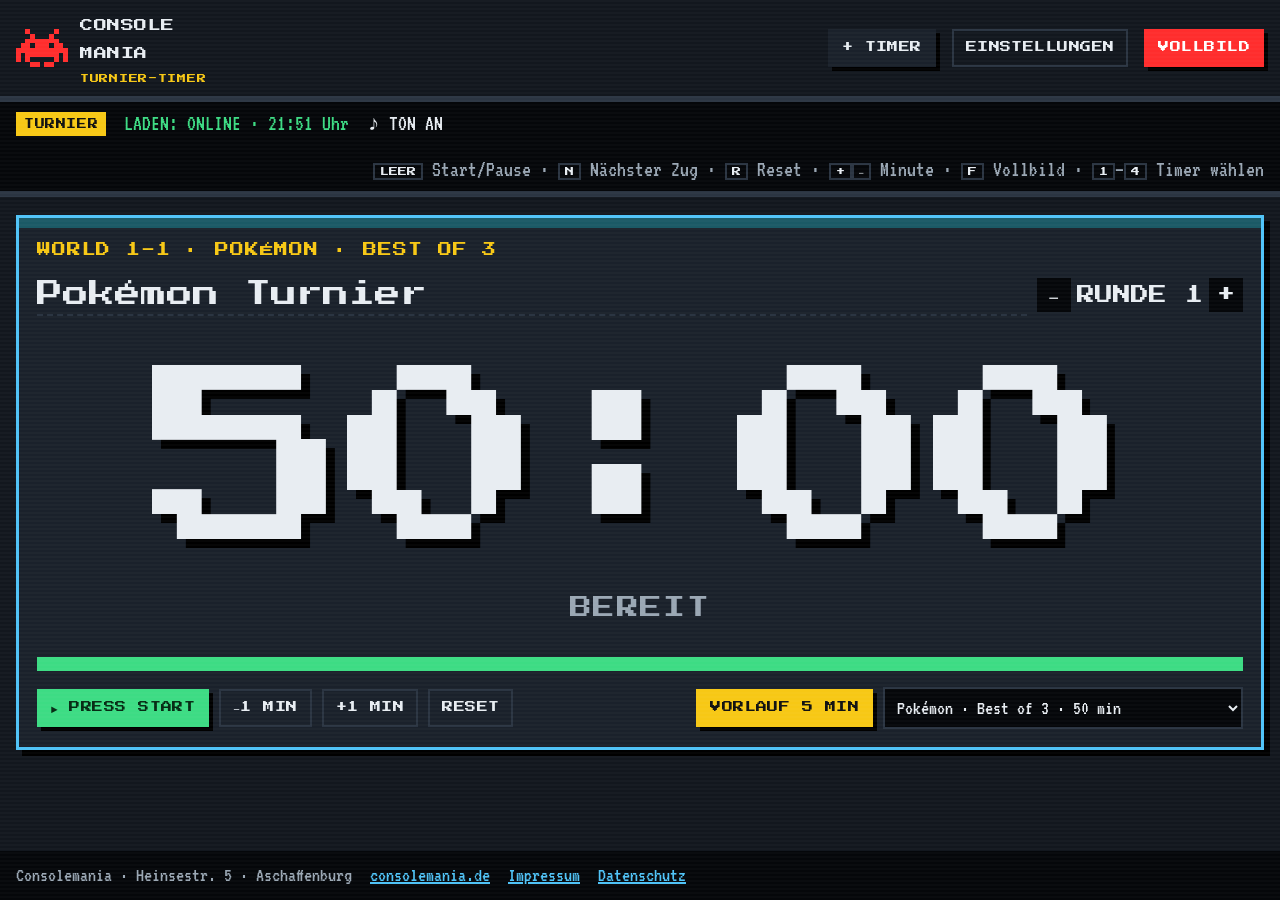
<file: index.html>
<!doctype html>
<html lang="de">
<head>
<meta charset="utf-8">
<meta name="viewport" content="width=device-width, initial-scale=1, viewport-fit=cover">
<title>Consolemania Turnier-Timer</title>
<meta name="description" content="Rundentimer für Pokémon-, Magic- und Star-Wars-Unlimited-Turniere bei Consolemania in Aschaffenburg.">
<meta name="theme-color" content="#12171e">
<link rel="icon" href="favicon.svg" type="image/svg+xml">
<style>
@font-face { font-family: "Press Start 2P"; src: url(fonts/press-start-2p-latin.woff2) format("woff2"); font-display: swap; }
@font-face { font-family: "VT323"; src: url(fonts/vt323-latin.woff2) format("woff2"); font-display: swap; }
/* Layout: arcade cabinet screen. Dark navy shell, black HUD bar, timer tiles in a grid that fills the big store screen. Single dark theme by choice. */
:root {
  --bg: #12171e;
  --panel: #05070a;
  --tile: #1a212b;
  --line: #2b3542;
  --fg: #e8edf2;
  --muted: #9aa7b4;
  --red: #ff2d2d;
  --red-deep: #8a1010;
  --yellow: #f7c815;
  --green: #3ddc84;
  --cyan: #4fc3f7;
  --teal: #1b5a66;
  --font-pixel: "Press Start 2P", "Courier New", monospace;
  --font-mono: "VT323", "Consolas", "Courier New", monospace;
  color-scheme: dark;
}
* { box-sizing: border-box; }
html, body { height: 100%; }
body { margin: 0; }
[hidden] { display: none !important; }
body {
  background: var(--bg); color: var(--fg);
  font-family: var(--font-mono); font-size: 22px; line-height: 1.25;
  display: flex; flex-direction: column; min-height: 100%;
}
body::after { /* scanlines like the store's hero photo */
  content: ""; position: fixed; inset: 0; pointer-events: none; z-index: 50;
  background: repeating-linear-gradient(to bottom, rgba(255,255,255,.025) 0 2px, transparent 2px 4px);
}
button, select, input { font: inherit; color: inherit; }
button { cursor: pointer; }
:focus-visible { outline: 3px solid var(--cyan); outline-offset: 2px; }

/* Header */
.top { background: var(--bg); border-bottom: 6px solid var(--line); }
.top-in, .hud-in, main, footer .in {
  padding-left: max(16px, env(safe-area-inset-left, 0px));
  padding-right: max(16px, env(safe-area-inset-right, 0px));
}
.top-in { display: flex; align-items: center; gap: 16px; flex-wrap: wrap; padding-block: 12px; }
.brand { display: flex; align-items: center; gap: 12px; margin-right: auto; text-decoration: none; color: var(--fg); }
.brand svg { width: 52px; height: 38px; flex: none; }
.brand b { font-family: var(--font-pixel); font-weight: 400; font-size: 13px; line-height: 1.15; letter-spacing: .04em; }
.brand small { display: block; font-family: var(--font-pixel); font-size: 9px; color: var(--yellow); margin-top: 6px; letter-spacing: .08em; }
.px-btn {
  font-family: var(--font-pixel); font-size: 11px; letter-spacing: .04em; text-transform: uppercase;
  background: var(--tile); border: 0; color: var(--fg); padding: 12px 14px;
  box-shadow: 4px 4px 0 #000; transition: transform .06s;
}
.px-btn:active { transform: translate(3px,3px); box-shadow: 1px 1px 0 #000; }
.px-btn.red { background: var(--red); color: #fff; }
.px-btn.yellow { background: var(--yellow); color: #111; }
.px-btn.green { background: var(--green); color: #062b14; }
.px-btn.ghost { background: transparent; box-shadow: inset 0 0 0 2px var(--line); }
.px-btn:disabled { opacity: .35; cursor: default; }

/* HUD bar */
.hud { background: var(--panel); border-bottom: 6px solid var(--line); }
.hud-in { display: flex; gap: 18px; flex-wrap: wrap; align-items: center; padding-block: 8px; font-size: 22px; }
.tag { font-family: var(--font-pixel); font-size: 10px; background: var(--yellow); color: #111; padding: 6px 8px; letter-spacing: .06em; }
.hud .live { color: var(--green); }
.hud .keys { color: var(--muted); margin-left: auto; }
.hud kbd { font-family: var(--font-pixel); font-size: 9px; border: 2px solid var(--line); padding: 2px 5px; color: var(--fg); }

/* Timer grid */
main { flex: 1; padding-block: 18px; display: grid; gap: 18px; grid-template-columns: 1fr; align-content: start; }
main.n2 { grid-template-columns: repeat(2, minmax(0,1fr)); }
main.n3, main.n4 { grid-template-columns: repeat(2, minmax(0,1fr)); }
@media (max-width: 860px) { main.n2, main.n3, main.n4 { grid-template-columns: 1fr; } }

.tile {
  container-type: inline-size; position: relative; min-width: 0;
  background: var(--tile); box-shadow: 6px 6px 0 #000; border: 3px solid transparent;
  display: flex; flex-direction: column;
}
.tile.sel { border-color: var(--cyan); }
.tile::before { /* state stripe */
  content: ""; height: 10px; background: var(--teal);
}
.tile.warn::before { background: var(--yellow); }
.tile.crit::before { background: var(--red); animation: blink 1s steps(2) infinite; }
.tile.over::before { background: var(--red); }
.tile.pre::before { background: var(--cyan); }
.tile.done::before { background: var(--muted); }
@keyframes blink { 50% { opacity: .2; } }

.t-head { display: flex; flex-wrap: wrap; gap: 10px; align-items: center; padding: 14px 18px 0; }
.t-world { font-family: var(--font-pixel); font-size: clamp(9px, 1.6cqw, 14px); color: var(--yellow); letter-spacing: .06em; }
.t-name {
  flex: 1 1 200px; min-width: 0; background: transparent; border: 0; border-bottom: 2px dashed var(--line);
  font-family: var(--font-pixel); font-size: clamp(12px, 2.6cqw, 26px); color: var(--fg); padding: 4px 0;
}
.t-round { display: flex; align-items: center; gap: 6px; font-family: var(--font-pixel); font-size: clamp(10px, 2cqw, 18px); }
.t-round button { background: var(--panel); border: 0; width: 1.9em; height: 1.9em; font-family: var(--font-pixel); }
.t-x { margin-left: auto; background: none; border: 0; color: var(--muted); font-family: var(--font-pixel); font-size: 12px; padding: 6px; }

.t-time {
  font-family: var(--font-pixel); font-size: 16cqw; line-height: 1; text-align: center;
  padding: 4cqw 0 2.5cqw; letter-spacing: -.02em; text-shadow: .045em .045em 0 #000;
  font-variant-numeric: tabular-nums; white-space: nowrap;
}
.tile.warn .t-time { color: var(--yellow); }
.tile.crit .t-time, .tile.over .t-time { color: var(--red); }
.tile.pre .t-time { color: var(--cyan); }
.tile.paused .t-time { animation: blink 1.4s steps(2) infinite; }
.t-status { text-align: center; font-family: var(--font-pixel); font-size: clamp(10px, 2.2cqw, 22px); color: var(--muted); letter-spacing: .06em; min-height: 1.4em; }
.tile.over .t-status { color: var(--fg); }

.t-bar { margin: 2.5cqw 18px 0; height: 14px; background: var(--panel); position: relative; }
.t-bar i { position: absolute; inset: 0 auto 0 0; background: var(--green); }
.tile.warn .t-bar i { background: var(--yellow); }
.tile.crit .t-bar i, .tile.over .t-bar i { background: var(--red); }
.tile.pre .t-bar i { background: var(--cyan); }

.ot { margin: 14px 18px 0; background: var(--panel); padding: 14px; display: grid; gap: 10px; }
.ot-turns { display: flex; gap: 8px; flex-wrap: wrap; align-items: center; }
.ot-turns span {
  font-family: var(--font-pixel); font-size: clamp(10px, 2cqw, 18px);
  padding: 10px 12px; background: var(--tile); color: var(--muted);
}
.ot-turns span.on { background: var(--red); color: #fff; }
.ot-turns span.past { background: var(--red-deep); color: #fff; }
.ot p { margin: 0; font-size: clamp(20px, 2.6cqw, 30px); }

.t-ctrl { display: flex; flex-wrap: wrap; gap: 10px; padding: 16px 18px 18px; margin-top: auto; align-items: center; }
.t-ctrl .grow { flex: 1 1 auto; }
.t-ctrl select { background: var(--panel); border: 2px solid var(--line); padding: 8px; max-width: 100%; font-size: 20px; }

/* fullscreen: calmer controls */
body.fs .top, body.fs .hud, body.fs footer { display: none; }
body.fs main { padding-block: 12px; min-height: 100%; align-content: stretch; }
body.fs .t-ctrl { opacity: .15; transition: opacity .2s; }
body.fs .tile:hover .t-ctrl, body.fs .t-ctrl:focus-within { opacity: 1; }

footer { background: var(--panel); color: var(--muted); font-size: 20px; }
footer .in { padding-block: 12px; display: flex; flex-wrap: wrap; gap: 6px 18px; }
footer a { color: var(--cyan); }

/* Settings */
.sheet[hidden] { display: none; }
.sheet { position: fixed; inset: 0; z-index: 60; background: rgba(0,0,0,.7); display: flex; justify-content: flex-end; }
.sheet-in {
  width: min(760px, 100%); height: 100%; overflow-y: auto; background: var(--bg); border-left: 6px solid var(--line);
  padding: max(16px, env(safe-area-inset-top, 0px)) max(16px, env(safe-area-inset-right, 0px)) 24px 18px;
  display: grid; gap: 22px; align-content: start;
}
.sheet h2 { font-family: var(--font-pixel); font-weight: 400; font-size: 14px; color: var(--yellow); margin: 0; letter-spacing: .06em; }
.sheet h3 { font-family: var(--font-pixel); font-weight: 400; font-size: 11px; margin: 0 0 10px; letter-spacing: .06em; }
.row { display: flex; flex-wrap: wrap; gap: 12px; align-items: center; }
.row label { display: flex; gap: 8px; align-items: center; }
.sheet input[type=number], .sheet input[type=text], .sheet select {
  background: var(--panel); border: 2px solid var(--line); padding: 6px 8px; font-size: 20px;
}
.sheet input[type=number] { width: 5.2em; }
.presets { overflow-x: auto; }
.presets table { border-collapse: collapse; width: 100%; min-width: 640px; }
.presets th { font-family: var(--font-pixel); font-weight: 400; font-size: 9px; color: var(--muted); text-align: left; padding: 6px; }
.presets td { padding: 4px; vertical-align: top; }
.presets td input[type=text] { width: 100%; }
.hint { color: var(--muted); font-size: 19px; margin: 6px 0 0; }

@media (prefers-reduced-motion: reduce) { * { animation: none !important; transition: none !important; } }
</style>
</head>
<body>

<header class="top">
  <div class="top-in">
    <a class="brand" href="https://www.consolemania.de/" target="_blank" rel="noopener">
      <svg viewBox="0 0 11 8" shape-rendering="crispEdges" aria-hidden="true">
        <g fill="var(--red)">
          <rect x="2" y="0" width="1" height="1"/><rect x="8" y="0" width="1" height="1"/>
          <rect x="3" y="1" width="1" height="1"/><rect x="7" y="1" width="1" height="1"/>
          <rect x="2" y="2" width="7" height="1"/>
          <rect x="1" y="3" width="2" height="1"/><rect x="4" y="3" width="3" height="1"/><rect x="8" y="3" width="2" height="1"/>
          <rect x="0" y="4" width="11" height="1"/>
          <rect x="0" y="5" width="1" height="1"/><rect x="2" y="5" width="7" height="1"/><rect x="10" y="5" width="1" height="1"/>
          <rect x="0" y="6" width="1" height="1"/><rect x="2" y="6" width="1" height="1"/><rect x="8" y="6" width="1" height="1"/><rect x="10" y="6" width="1" height="1"/>
          <rect x="3" y="7" width="2" height="1"/><rect x="6" y="7" width="2" height="1"/>
        </g>
      </svg>
      <span><b>CONSOLE<br>MANIA</b><small>TURNIER-TIMER</small></span>
    </a>
    <button class="px-btn" id="addBtn">+ Timer</button>
    <button class="px-btn ghost" id="setBtn">Einstellungen</button>
    <button class="px-btn red" id="fsBtn">Vollbild</button>
  </div>
</header>

<div class="hud">
  <div class="hud-in">
    <span class="tag">TURNIER</span>
    <span class="live" id="clock">--:-- Uhr</span>
    <span id="soundState"></span>
    <span class="keys"><kbd>LEER</kbd> Start/Pause · <kbd>N</kbd> Nächster Zug · <kbd>R</kbd> Reset · <kbd>+</kbd><kbd>−</kbd> Minute · <kbd>F</kbd> Vollbild · <kbd>1</kbd>–<kbd>4</kbd> Timer wählen</span>
  </div>
</div>

<main id="grid" aria-live="polite"></main>

<footer>
  <div class="in">
    <span>Consolemania · Heinsestr. 5 · Aschaffenburg</span>
    <a href="https://www.consolemania.de/" target="_blank" rel="noopener">consolemania.de</a>
    <a href="impressum.html">Impressum</a>
    <a href="datenschutz.html">Datenschutz</a>
  </div>
</footer>

<div class="sheet" id="sheet" hidden>
  <div class="sheet-in" role="dialog" aria-modal="true" aria-labelledby="setTitle">
    <div class="row"><h2 id="setTitle" style="margin-right:auto">► EINSTELLUNGEN</h2><button class="px-btn red" id="closeSet">Fertig</button></div>

    <section>
      <h3>TON</h3>
      <div class="row">
        <label><input type="checkbox" id="sOn"> Ton an</label>
        <label>Klang <select id="sTone">
          <option value="arcade">Arcade-Piepen</option>
          <option value="coin">Münz-Sound</option>
          <option value="alarm">Alarm</option>
          <option value="gameover">Game Over</option>
        </select></label>
        <label>Lautstärke <input type="range" id="sVol" min="0" max="1" step="0.05"></label>
        <button class="px-btn" id="sTest">Test</button>
      </div>
      <div class="row" style="margin-top:12px">
        <label>Warnton bei <input type="text" id="sWarn" style="width:7em"> Minuten</label>
      </div>
      <p class="hint">Mehrere Werte mit Komma, z. B. 10, 5, 1. Der Endton spielt immer bei 0:00, wenn der Ton an ist.</p>
    </section>

    <section>
      <h3>FARBEN</h3>
      <div class="row">
        <label>Gelb ab <input type="number" id="sYellow" min="0" max="180"> min</label>
        <label>Rot ab <input type="number" id="sRed" min="0" max="180"> min</label>
        <label>Vorlauf <input type="number" id="sPre" min="1" max="60"> min</label>
      </div>
      <p class="hint">Der Vorlauf ist der Countdown „NÄCHSTE RUNDE IN“, nach dem die Runde von selbst startet.</p>
    </section>

    <section>
      <h3>SPIELE UND RUNDENZEITEN</h3>
      <div class="presets"><table>
        <thead><tr><th>Name</th><th>Minuten</th><th>Nach Ablauf</th><th>Züge</th><th>Hinweis auf dem Bildschirm</th><th></th></tr></thead>
        <tbody id="pBody"></tbody>
      </table></div>
      <div class="row" style="margin-top:12px">
        <button class="px-btn" id="pAdd">+ Spiel</button>
        <button class="px-btn ghost" id="pReset">Standardwerte</button>
      </div>
      <p class="hint">Standardwerte: Pokémon nach Laden-Vorgabe, Magic nach den Magic-Turnierregeln, Star Wars: Unlimited nach den Turnierregeln v1.4. Commander ist eine Hausregel und frei änderbar.</p>
    </section>
  </div>
</div>

<script>
(() => {
  const DEFAULT_PRESETS = [
    { id: "pkm1", name: "Pokémon · Best of 1", min: 30, ot: "turns", turns: 3, note: "Aktiver Zug ist Zug 0, danach 3 weitere Züge." },
    { id: "pkm3", name: "Pokémon · Best of 3", min: 50, ot: "turns", turns: 3, note: "Aktiver Zug ist Zug 0, danach 3 weitere Züge." },
    { id: "mtg3", name: "Magic · Best of 3", min: 50, ot: "turns", turns: 5, note: "Aktiver Zug wird beendet, danach 5 weitere Züge." },
    { id: "mtgc", name: "Magic · Commander", min: 90, ot: "none", turns: 0, note: "Hausregel des Ladens." },
    { id: "swu1", name: "Star Wars Unlimited · Best of 1", min: 25, ot: "phase", turns: 0, note: "Bis zum Ende der nächsten Aktionsphase spielen. Kein Sieger = Unentschieden." },
    { id: "swu3", name: "Star Wars Unlimited · Best of 3", min: 55, ot: "phase", turns: 0, note: "Aktuelle Phase beenden, dann eine letzte Aktionsphase. Kein Sieger = Unentschieden." },
    { id: "swut", name: "Star Wars Unlimited · Top Cut", min: 75, ot: "phase", turns: 0, note: "Aktuelle Phase beenden, dann eine letzte Aktionsphase." },
    { id: "own", name: "Eigene Zeit", min: 45, ot: "none", turns: 0, note: "" }
  ];
  const DEFAULT_SETTINGS = { sound: true, tone: "arcade", vol: 0.6, warn: [10, 5, 1], yellow: 10, red: 5, pre: 5, presets: DEFAULT_PRESETS };

  const load = (k, d) => { try { const v = JSON.parse(localStorage.getItem(k)); return v ?? d; } catch { return d; } };
  const save = (k, v) => { try { localStorage.setItem(k, JSON.stringify(v)); } catch {} };
  const clone = o => JSON.parse(JSON.stringify(o));

  let S = Object.assign(clone(DEFAULT_SETTINGS), load("tcgt.settings", {}));
  let T = load("tcgt.timers", null);
  let sel = 0;
  const uid = () => Math.random().toString(36).slice(2, 9);
  const preset = id => S.presets.find(p => p.id === id) || S.presets[0];

  function newTimer(presetId, name, round) {
    const p = preset(presetId);
    return { id: uid(), preset: p.id, name: name || "", round: round || 1, total: p.min * 60000, left: p.min * 60000,
             endAt: null, state: "idle", preEnd: null, overAt: null, turn: 0, warned: [] };
  }
  if (!Array.isArray(T) || !T.length) {
    T = [newTimer("pkm3", "Pokémon Turnier", 1)];
  }
  const persist = () => { save("tcgt.timers", T); save("tcgt.settings", S); };

  /* ---------- Sound (8-bit via WebAudio, keine Dateien) ---------- */
  let ac = null;
  const audio = () => { try { ac = ac || new (window.AudioContext || window.webkitAudioContext)(); if (ac.state === "suspended") ac.resume(); } catch {} return ac; };
  function beep(seq) {
    if (!S.sound) return; const a = audio(); if (!a) return;
    let t = a.currentTime + 0.02;
    for (const [f, d, type] of seq) {
      if (f) {
        const o = a.createOscillator(), g = a.createGain();
        o.type = type || "square"; o.frequency.value = f;
        g.gain.setValueAtTime(0.0001, t); g.gain.exponentialRampToValueAtTime(Math.max(0.001, S.vol * 0.35), t + 0.01);
        g.gain.setValueAtTime(S.vol * 0.35, t + d - 0.03); g.gain.exponentialRampToValueAtTime(0.0001, t + d);
        o.connect(g).connect(a.destination); o.start(t); o.stop(t + d + 0.02);
      }
      t += d;
    }
  }
  const TONES = {
    arcade:   { warn: [[880,.12],[0,.06],[880,.12]], end: [[660,.15],[880,.15],[1320,.35],[0,.1],[660,.15],[880,.15],[1320,.5]] },
    coin:     { warn: [[988,.08],[1319,.3]], end: [[988,.08],[1319,.25],[0,.1],[988,.08],[1319,.25],[0,.1],[1568,.6]] },
    alarm:    { warn: [[1000,.2],[0,.1],[1000,.2]], end: Array.from({length: 8}, (_, i) => [i % 2 ? 780 : 1040, .22]) },
    gameover: { warn: [[523,.12],[392,.2]], end: [[784,.2],[659,.2],[523,.2],[392,.25],[330,.25],[262,.6,"triangle"]] }
  };
  const play = kind => beep((TONES[S.tone] || TONES.arcade)[kind]);

  /* ---------- Zeit ---------- */
  const fmt = ms => { const s = Math.max(0, Math.ceil(ms / 1000)); const m = Math.floor(s / 60); return String(m).padStart(2, "0") + ":" + String(s % 60).padStart(2, "0"); };
  const fmtUp = ms => { const s = Math.max(0, Math.floor(ms / 1000)); return "+" + String(Math.floor(s / 60)).padStart(2, "0") + ":" + String(s % 60).padStart(2, "0"); };
  const leftOf = t => t.state === "running" ? t.endAt - Date.now() : t.left;

  function markPassedWarnings(t) { const l = leftOf(t); t.warned = S.warn.filter(w => w * 60000 >= l); }
  function start(t) {
    if (t.state === "running" || t.state === "over" || t.state === "done") return;
    audio();
    if (t.state === "pre") { t.preEnd = null; }
    t.endAt = Date.now() + t.left; t.state = "running"; markPassedWarnings(t);
    wake(); persist(); render();
  }
  function pause(t) {
    if (t.state === "running") { t.left = Math.max(0, t.endAt - Date.now()); t.endAt = null; t.state = "paused"; }
    else if (t.state === "pre") { t.state = "idle"; t.preEnd = null; }
    persist(); render();
  }
  function toggle(t) { (t.state === "running" || t.state === "pre") ? pause(t) : start(t); }
  function reset(t) {
    const p = preset(t.preset);
    Object.assign(t, { total: p.min * 60000, left: p.min * 60000, endAt: null, state: "idle", preEnd: null, overAt: null, turn: 0, warned: [] });
    persist(); render();
  }
  function addMin(t, d) {
    if (t.state === "over" || t.state === "done") return;
    if (t.state === "running") t.endAt += d * 60000; else t.left = Math.max(0, t.left + d * 60000);
    t.total = Math.max(t.total, leftOf(t)); markPassedWarnings(t); persist(); tick();
  }
  function preRound(t) {
    audio(); reset(t); t.state = "pre"; t.preEnd = Date.now() + S.pre * 60000; wake(); persist(); render();
  }
  function nextTurn(t) {
    const p = preset(t.preset);
    if (t.state !== "over" || p.ot !== "turns") return;
    if (t.turn < p.turns) { t.turn++; if (t.turn === p.turns) beep([[440,.15],[0,.05],[440,.3]]); }
    else { t.state = "done"; }
    persist(); render();
  }
  function finish(t) { t.state = "done"; persist(); render(); }

  /* ---------- Bildschirm wach halten ---------- */
  let lock = null;
  async function wake() { try { if (!lock && navigator.wakeLock) { lock = await navigator.wakeLock.request("screen"); lock.addEventListener("release", () => lock = null); } } catch {} }
  document.addEventListener("visibilitychange", () => { if (document.visibilityState === "visible" && T.some(t => ["running","pre","over"].includes(t.state))) wake(); });

  /* ---------- Darstellung ---------- */
  const grid = document.getElementById("grid");
  const esc = s => String(s).replace(/[&<>"]/g, c => ({"&":"&amp;","<":"&lt;",">":"&gt;",'"':"&quot;"}[c]));

  function render() {
    grid.className = "n" + T.length;
    if (sel >= T.length) sel = T.length - 1;
    grid.innerHTML = T.map((t, i) => {
      const p = preset(t.preset);
      const opts = S.presets.map(x => `<option value="${x.id}" ${x.id === t.preset ? "selected" : ""}>${esc(x.name)} · ${x.min} min</option>`).join("");
      const running = t.state === "running" || t.state === "pre";
      const startLabel = running ? "II Pause" : (t.state === "paused" ? "► Weiter" : "► Press Start");
      let ot = "";
      if (t.state === "over" || t.state === "done") {
        let turns = "";
        if (p.ot === "turns") {
          turns = `<div class="ot-turns">` + Array.from({length: p.turns + 1}, (_, k) =>
            `<span class="${t.state === "done" || k < t.turn ? "past" : (k === t.turn ? "on" : "")}">ZUG ${k}</span>`).join("") + `</div>`;
        }
        ot = `<div class="ot">${turns}${p.note ? `<p>${esc(p.note)}</p>` : ""}</div>`;
      }
      const ctrls = (t.state === "over" || t.state === "done")
        ? `${p.ot === "turns" && t.state === "over" ? `<button class="px-btn red" data-a="turn">${t.turn < p.turns ? "► Nächster Zug" : "► Spiel beendet"}</button>` : ""}
           ${t.state === "over" && p.ot !== "turns" ? `<button class="px-btn red" data-a="finish">► Runde beendet</button>` : ""}
           <span class="grow"></span>
           <button class="px-btn yellow" data-a="pre">Nächste Runde</button>
           <button class="px-btn ghost" data-a="reset">Reset</button>`
        : `<button class="px-btn ${running ? "" : "green"}" data-a="toggle">${startLabel}</button>
           <button class="px-btn ghost" data-a="minus">−1 min</button>
           <button class="px-btn ghost" data-a="plus">+1 min</button>
           <button class="px-btn ghost" data-a="reset">Reset</button>
           <span class="grow"></span>
           ${t.state === "idle" ? `<button class="px-btn yellow" data-a="pre">Vorlauf ${S.pre} min</button>` : ""}
           <select data-a="preset" aria-label="Spiel und Rundenzeit" ${t.state === "running" ? "disabled" : ""}>${opts}</select>`;
      return `<section class="tile ${i === sel ? "sel" : ""}" data-i="${i}">
        <div class="t-head">
          <span class="t-world">WORLD ${i + 1}-${t.round} · ${esc(p.name.toUpperCase())}</span>
          <button class="t-x" data-a="remove" title="Timer entfernen" ${T.length < 2 ? "hidden" : ""}>✕</button>
        </div>
        <div class="t-head">
          <input class="t-name" data-a="name" value="${esc(t.name)}" placeholder="Turniername" aria-label="Turniername" id="name-${t.id}">
          <div class="t-round"><button data-a="rdown" aria-label="Runde zurück">−</button><span>RUNDE ${t.round}</span><button data-a="rup" aria-label="Runde vor">+</button></div>
        </div>
        <div class="t-time">00:00</div>
        <div class="t-status">&nbsp;</div>
        <div class="t-bar"><i></i></div>
        ${ot}
        <div class="t-ctrl">${ctrls}</div>
      </section>`;
    }).join("");
    document.getElementById("addBtn").disabled = T.length >= 4;
    document.getElementById("soundState").textContent = S.sound ? "♪ TON AN" : "TON AUS";
    tick();
  }

  function tick() {
    const now = Date.now();
    let soonest = null;
    T.forEach((t, i) => {
      const p = preset(t.preset);
      if (t.state === "pre" && now >= t.preEnd) { t.preEnd = null; t.state = "idle"; start(t); play("warn"); return; }
      if (t.state === "running") {
        const l = t.endAt - now;
        S.warn.forEach(w => { if (l <= w * 60000 && l > 0 && !t.warned.includes(w)) { t.warned.push(w); play("warn"); } });
        if (l <= 0) { t.state = "over"; t.overAt = t.endAt; t.left = 0; t.endAt = null; t.turn = 0; play("end"); persist(); render(); return; }
      }
      const el = grid.children[i]; if (!el) return;
      const timeEl = el.querySelector(".t-time"), stEl = el.querySelector(".t-status"), bar = el.querySelector(".t-bar i");
      let cls = "", text, status = "", frac;
      if (t.state === "pre") {
        const l = t.preEnd - now; text = fmt(l); status = "NÄCHSTE RUNDE IN"; cls = "pre"; frac = l / (S.pre * 60000);
      } else if (t.state === "over" || t.state === "done") {
        text = fmtUp(now - (t.overAt || now)); cls = t.state === "done" ? "done" : "over"; frac = 0;
        status = t.state === "done" ? "GAME OVER · ERGEBNISSE EINTRAGEN"
          : p.ot === "turns" ? `TIME! ► ${p.turns} EXTRA-ZÜGE` : p.ot === "phase" ? "TIME! ► LETZTE AKTIONSPHASE" : "TIME!";
        if (t.state === "done") text = "00:00";
      } else {
        const l = leftOf(t); text = fmt(l); frac = t.total ? l / t.total : 0;
        if (l <= S.red * 60000) cls = "crit"; else if (l <= S.yellow * 60000) cls = "warn";
        status = t.state === "paused" ? "PAUSE · INSERT COIN" : t.state === "idle" ? "BEREIT" : "";
        if (t.state === "paused") cls += " paused";
        if (t.state === "running" && (soonest === null || l < soonest.l)) soonest = { l, n: t.name || p.name };
      }
      el.className = "tile " + cls + (i === sel ? " sel" : "");
      if (timeEl.textContent !== text) timeEl.textContent = text;
      stEl.innerHTML = status || "&nbsp;";
      bar.style.width = Math.max(0, Math.min(1, frac)) * 100 + "%";
    });
    document.title = soonest ? `${fmt(soonest.l)} · ${soonest.n}` : "Consolemania Turnier-Timer";
    const d = new Date(); document.getElementById("clock").textContent = "LADEN: ONLINE · " + d.toLocaleTimeString("de-DE", {hour: "2-digit", minute: "2-digit"}) + " Uhr";
  }
  setInterval(tick, 200);
  setInterval(persist, 5000);

  /* ---------- Bedienung ---------- */
  grid.addEventListener("click", e => {
    const tile = e.target.closest(".tile"); if (!tile) return;
    const i = +tile.dataset.i, t = T[i];
    if (sel !== i) { sel = i; grid.querySelectorAll(".tile").forEach((x, k) => x.classList.toggle("sel", k === i)); }
    const a = e.target.closest("[data-a]")?.dataset.a;
    if (!a) return;
    if (a === "toggle") toggle(t);
    else if (a === "reset") reset(t);
    else if (a === "plus") addMin(t, 1);
    else if (a === "minus") addMin(t, -1);
    else if (a === "pre") { if (t.state === "over" || t.state === "done") t.round++; preRound(t); }
    else if (a === "turn") nextTurn(t);
    else if (a === "finish") finish(t);
    else if (a === "rup") { t.round++; persist(); render(); }
    else if (a === "rdown") { t.round = Math.max(1, t.round - 1); persist(); render(); }
    else if (a === "remove") { T.splice(i, 1); persist(); render(); }
  });
  grid.addEventListener("change", e => {
    const tile = e.target.closest(".tile"); if (!tile) return; const t = T[+tile.dataset.i];
    if (e.target.dataset.a === "preset") { t.preset = e.target.value; reset(t); }
  });
  grid.addEventListener("input", e => {
    const tile = e.target.closest(".tile"); if (!tile) return; const t = T[+tile.dataset.i];
    if (e.target.dataset.a === "name") { t.name = e.target.value; persist(); }
  });

  document.getElementById("addBtn").onclick = () => {
    if (T.length >= 4) return;
    const used = T.map(t => t.preset); const p = S.presets.find(x => !used.includes(x.id)) || S.presets[0];
    T.push(newTimer(p.id, "", 1)); sel = T.length - 1; persist(); render();
  };

  async function toggleFs() {
    try {
      if (!document.fullscreenElement) await document.documentElement.requestFullscreen();
      else await document.exitFullscreen();
    } catch { document.body.classList.toggle("fs"); }
  }
  document.addEventListener("fullscreenchange", () => document.body.classList.toggle("fs", !!document.fullscreenElement));
  document.getElementById("fsBtn").onclick = toggleFs;

  document.addEventListener("keydown", e => {
    if (e.target.matches("input, select, textarea") || !sheet.hidden) { if (e.key === "Escape") closeSheet(); return; }
    const t = T[sel]; if (!t) return;
    const k = e.key.toLowerCase();
    if (k === " ") { e.preventDefault(); toggle(t); }
    else if (k === "n") { nextTurn(t); }
    else if (k === "r") reset(t);
    else if (k === "+" || k === "=") addMin(t, 1);
    else if (k === "-") addMin(t, -1);
    else if (k === "f") toggleFs();
    else if (/^[1-4]$/.test(k) && +k <= T.length) { sel = +k - 1; render(); }
    else if (k === "escape" && document.body.classList.contains("fs") && !document.fullscreenElement) document.body.classList.remove("fs");
  });

  /* ---------- Einstellungen ---------- */
  const sheet = document.getElementById("sheet");
  const $ = id => document.getElementById(id);
  function fillSheet() {
    $("sOn").checked = S.sound; $("sTone").value = S.tone; $("sVol").value = S.vol;
    $("sWarn").value = S.warn.join(", "); $("sYellow").value = S.yellow; $("sRed").value = S.red; $("sPre").value = S.pre;
    $("pBody").innerHTML = S.presets.map((p, i) => `<tr data-i="${i}">
      <td><input type="text" data-k="name" value="${esc(p.name)}" id="pn-${p.id}" aria-label="Name"></td>
      <td><input type="number" data-k="min" min="1" max="180" value="${p.min}" id="pm-${p.id}" aria-label="Minuten"></td>
      <td><select data-k="ot" id="po-${p.id}" aria-label="Nach Ablauf">
        <option value="turns" ${p.ot === "turns" ? "selected" : ""}>Extra-Züge</option>
        <option value="phase" ${p.ot === "phase" ? "selected" : ""}>Letzte Phase</option>
        <option value="none" ${p.ot === "none" ? "selected" : ""}>Nur Hinweis</option></select></td>
      <td><input type="number" data-k="turns" min="0" max="10" value="${p.turns}" id="pt-${p.id}" aria-label="Züge"></td>
      <td><input type="text" data-k="note" value="${esc(p.note)}" id="px-${p.id}" aria-label="Hinweis"></td>
      <td><button class="t-x" data-del="${i}" title="Spiel löschen" ${S.presets.length < 2 ? "hidden" : ""}>✕</button></td></tr>`).join("");
  }
  function openSheet() { fillSheet(); sheet.hidden = false; $("closeSet").focus(); }
  function closeSheet() { sheet.hidden = true; T.forEach(t => { if (!S.presets.some(p => p.id === t.preset)) reset(Object.assign(t, { preset: S.presets[0].id })); }); persist(); render(); }
  $("setBtn").onclick = openSheet; $("closeSet").onclick = closeSheet;
  sheet.addEventListener("click", e => { if (e.target === sheet) closeSheet(); });
  $("sOn").onchange = e => { S.sound = e.target.checked; if (S.sound) audio(); };
  $("sTone").onchange = e => { S.tone = e.target.value; play("warn"); };
  $("sVol").oninput = e => { S.vol = +e.target.value; };
  $("sTest").onclick = () => { audio(); const was = S.sound; S.sound = true; play("end"); S.sound = was; };
  $("sWarn").onchange = e => { S.warn = e.target.value.split(/[,; ]+/).map(Number).filter(n => n > 0 && n <= 180).sort((a, b) => b - a); e.target.value = S.warn.join(", "); };
  $("sYellow").onchange = e => { S.yellow = Math.max(0, +e.target.value || 0); };
  $("sRed").onchange = e => { S.red = Math.max(0, +e.target.value || 0); };
  $("sPre").onchange = e => { S.pre = Math.min(60, Math.max(1, +e.target.value || 5)); };
  $("pBody").addEventListener("change", e => {
    const tr = e.target.closest("tr"); const p = S.presets[+tr.dataset.i]; const k = e.target.dataset.k; if (!k) return;
    p[k] = (k === "min" || k === "turns") ? Math.max(k === "min" ? 1 : 0, Math.min(180, Math.round(+e.target.value || 0))) : e.target.value;
    T.forEach(t => { if (t.preset === p.id && t.state === "idle") reset(t); });
  });
  $("pBody").addEventListener("click", e => {
    const d = e.target.dataset.del; if (d === undefined) return; S.presets.splice(+d, 1); fillSheet();
  });
  $("pAdd").onclick = () => { S.presets.push({ id: uid(), name: "Neues Spiel", min: 40, ot: "none", turns: 0, note: "" }); fillSheet(); };
  $("pReset").onclick = () => { S.presets = clone(DEFAULT_PRESETS); fillSheet(); };

  render();
})();
</script>
</body>
</html>
</file>
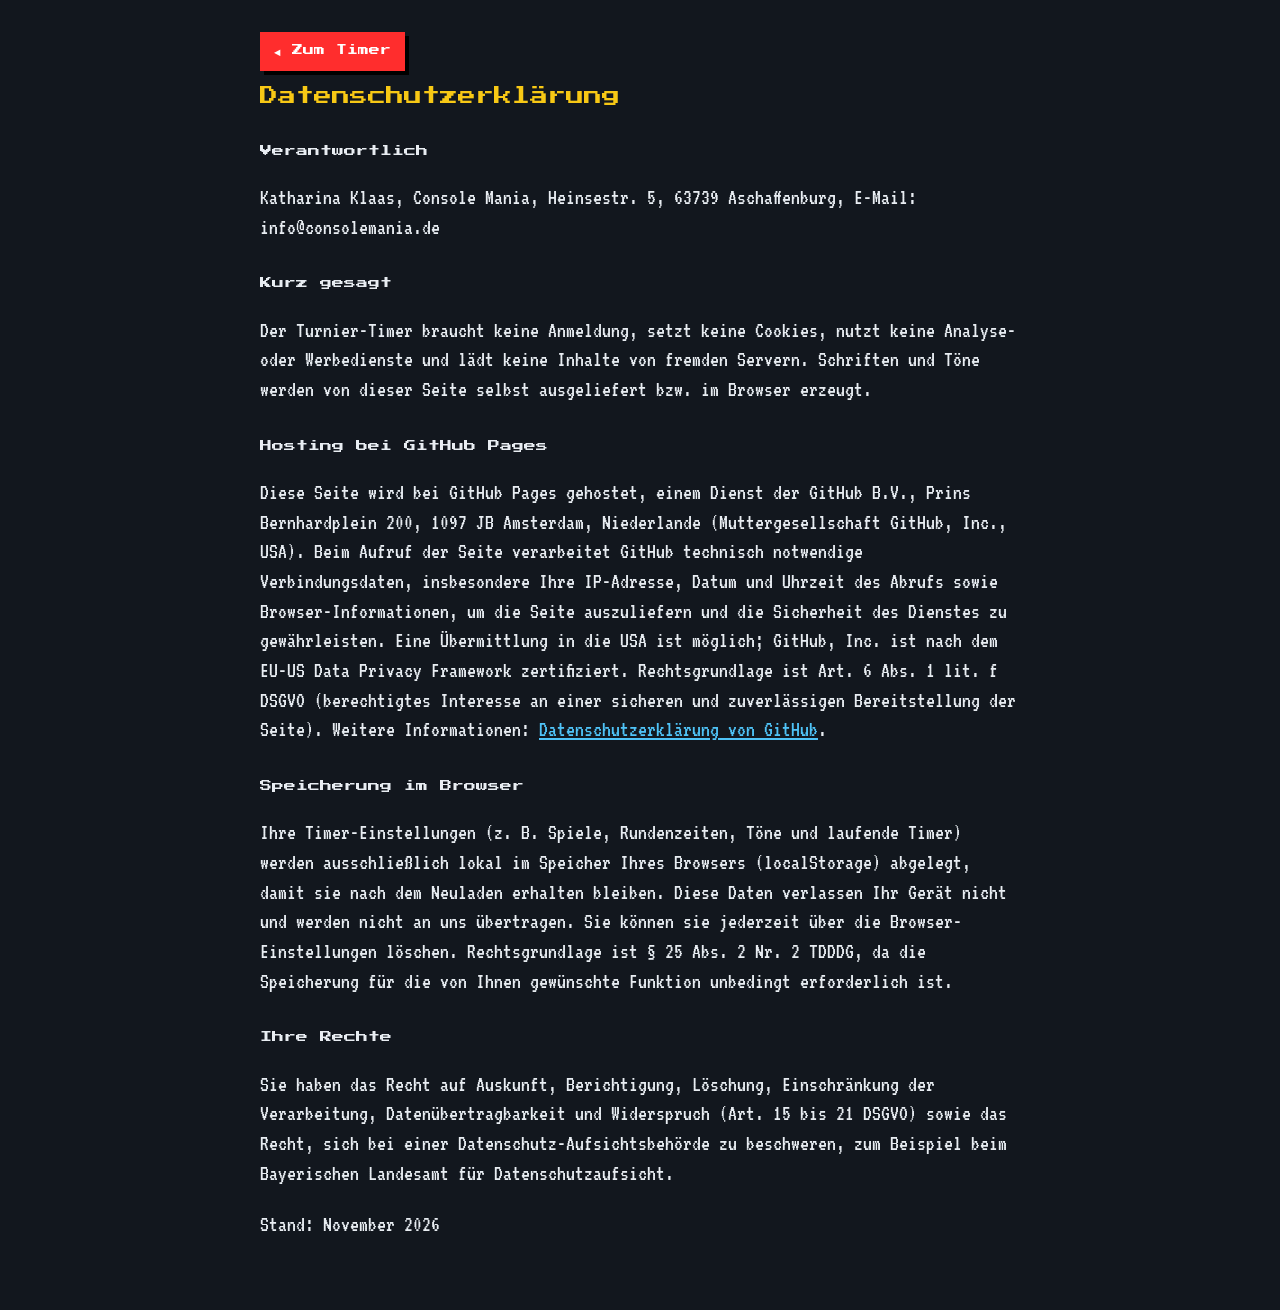
<file: datenschutz.html>
<!doctype html>
<html lang="de">
<head>
<meta charset="utf-8">
<meta name="viewport" content="width=device-width, initial-scale=1, viewport-fit=cover">
<title>Datenschutz · Consolemania Turnier-Timer</title>
<meta name="robots" content="noindex">
<link rel="icon" href="favicon.svg" type="image/svg+xml">
<link rel="stylesheet" href="legal.css">
</head>
<body>
<main>
<a class="back" href="./">◄ Zum Timer</a>
<h1>Datenschutzerklärung</h1>

<h2>Verantwortlich</h2>
<p>Katharina Klaas, Console Mania, Heinsestr. 5, 63739 Aschaffenburg, E-Mail: info@consolemania.de</p>

<h2>Kurz gesagt</h2>
<p>Der Turnier-Timer braucht keine Anmeldung, setzt keine Cookies, nutzt keine Analyse- oder Werbedienste und lädt keine Inhalte von fremden Servern. Schriften und Töne werden von dieser Seite selbst ausgeliefert bzw. im Browser erzeugt.</p>

<h2>Hosting bei GitHub Pages</h2>
<p>Diese Seite wird bei GitHub Pages gehostet, einem Dienst der GitHub B.V., Prins Bernhardplein 200, 1097 JB Amsterdam, Niederlande (Muttergesellschaft GitHub, Inc., USA). Beim Aufruf der Seite verarbeitet GitHub technisch notwendige Verbindungsdaten, insbesondere Ihre IP-Adresse, Datum und Uhrzeit des Abrufs sowie Browser-Informationen, um die Seite auszuliefern und die Sicherheit des Dienstes zu gewährleisten. Eine Übermittlung in die USA ist möglich; GitHub, Inc. ist nach dem EU-US Data Privacy Framework zertifiziert. Rechtsgrundlage ist Art. 6 Abs. 1 lit. f DSGVO (berechtigtes Interesse an einer sicheren und zuverlässigen Bereitstellung der Seite). Weitere Informationen: <a href="https://docs.github.com/de/site-policy/privacy-policies/github-general-privacy-statement">Datenschutzerklärung von GitHub</a>.</p>

<h2>Speicherung im Browser</h2>
<p>Ihre Timer-Einstellungen (z. B. Spiele, Rundenzeiten, Töne und laufende Timer) werden ausschließlich lokal im Speicher Ihres Browsers (localStorage) abgelegt, damit sie nach dem Neuladen erhalten bleiben. Diese Daten verlassen Ihr Gerät nicht und werden nicht an uns übertragen. Sie können sie jederzeit über die Browser-Einstellungen löschen. Rechtsgrundlage ist § 25 Abs. 2 Nr. 2 TDDDG, da die Speicherung für die von Ihnen gewünschte Funktion unbedingt erforderlich ist.</p>

<h2>Ihre Rechte</h2>
<p>Sie haben das Recht auf Auskunft, Berichtigung, Löschung, Einschränkung der Verarbeitung, Datenübertragbarkeit und Widerspruch (Art. 15 bis 21 DSGVO) sowie das Recht, sich bei einer Datenschutz-Aufsichtsbehörde zu beschweren, zum Beispiel beim Bayerischen Landesamt für Datenschutzaufsicht.</p>

<p>Stand: November 2026</p>
</main>
</body>
</html>
</file>
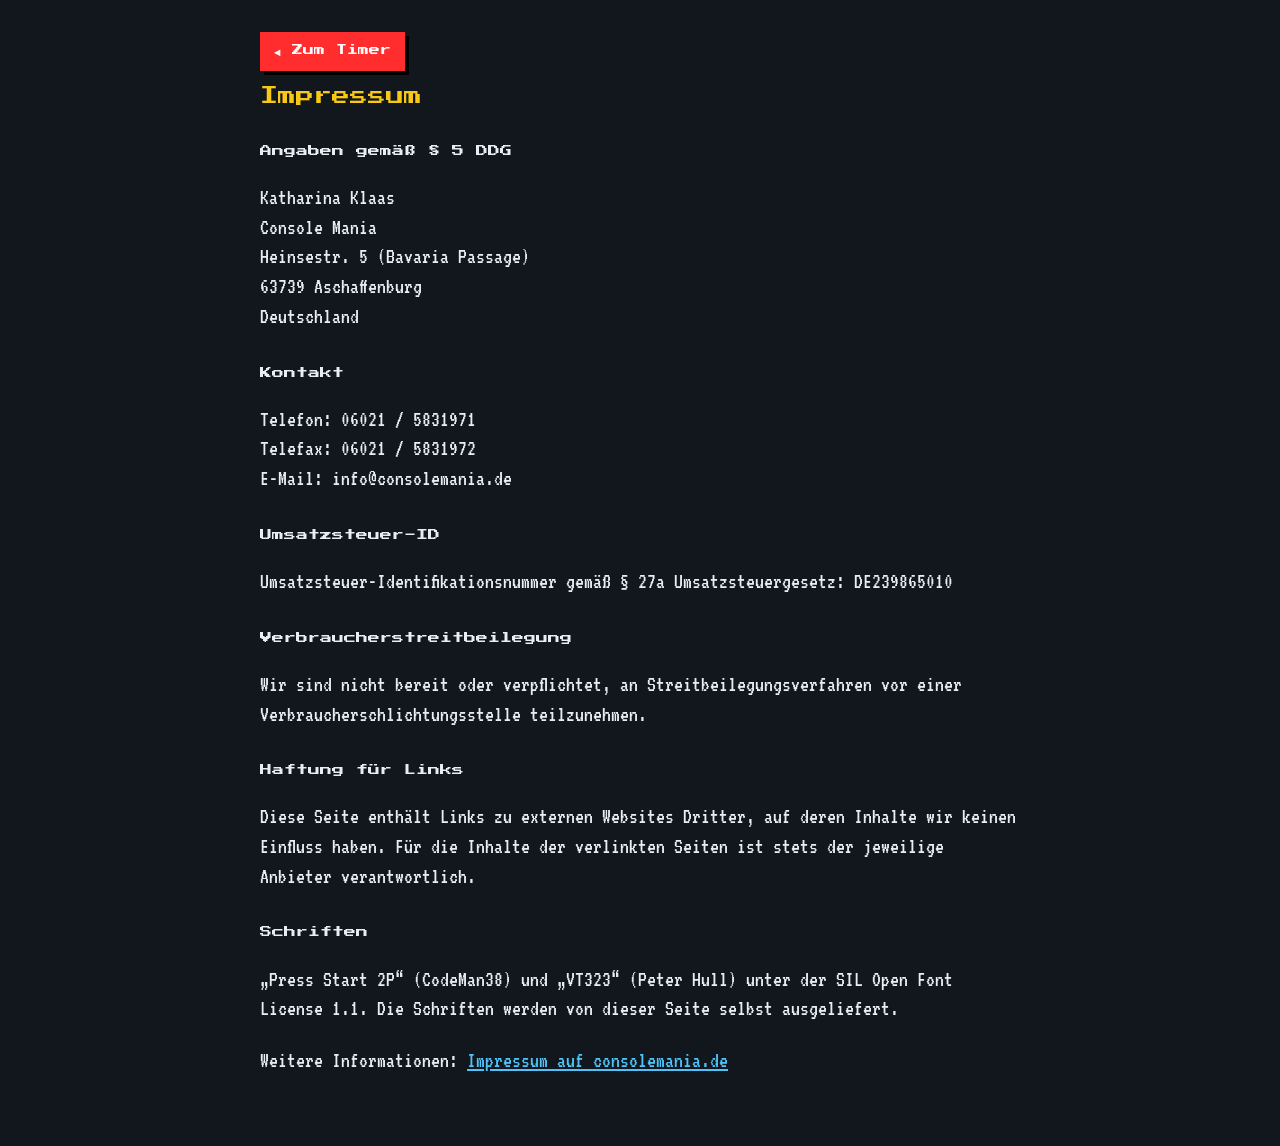
<file: impressum.html>
<!doctype html>
<html lang="de">
<head>
<meta charset="utf-8">
<meta name="viewport" content="width=device-width, initial-scale=1, viewport-fit=cover">
<title>Impressum · Consolemania Turnier-Timer</title>
<meta name="robots" content="noindex">
<link rel="icon" href="favicon.svg" type="image/svg+xml">
<link rel="stylesheet" href="legal.css">
</head>
<body>
<main>
<a class="back" href="./">◄ Zum Timer</a>
<h1>Impressum</h1>

<h2>Angaben gemäß § 5 DDG</h2>
<p>Katharina Klaas<br>Console Mania<br>Heinsestr. 5 (Bavaria Passage)<br>63739 Aschaffenburg<br>Deutschland</p>

<h2>Kontakt</h2>
<p>Telefon: 06021 / 5831971<br>Telefax: 06021 / 5831972<br>E-Mail: info@consolemania.de</p>

<h2>Umsatzsteuer-ID</h2>
<p>Umsatzsteuer-Identifikationsnummer gemäß § 27a Umsatzsteuergesetz: DE239865010</p>

<h2>Verbraucherstreitbeilegung</h2>
<p>Wir sind nicht bereit oder verpflichtet, an Streitbeilegungsverfahren vor einer Verbraucherschlichtungsstelle teilzunehmen.</p>

<h2>Haftung für Links</h2>
<p>Diese Seite enthält Links zu externen Websites Dritter, auf deren Inhalte wir keinen Einfluss haben. Für die Inhalte der verlinkten Seiten ist stets der jeweilige Anbieter verantwortlich.</p>

<h2>Schriften</h2>
<p>„Press Start 2P“ (CodeMan38) und „VT323“ (Peter Hull) unter der SIL Open Font License 1.1. Die Schriften werden von dieser Seite selbst ausgeliefert.</p>

<p>Weitere Informationen: <a href="https://www.consolemania.de/impressum.html">Impressum auf consolemania.de</a></p>
</main>
</body>
</html>
</file>
<file: legal.css>
@font-face { font-family: "Press Start 2P"; src: url(fonts/press-start-2p-latin.woff2) format("woff2"); font-display: swap; }
@font-face { font-family: "VT323"; src: url(fonts/vt323-latin.woff2) format("woff2"); font-display: swap; }
:root { color-scheme: dark; }
body { margin: 0; background: #12171e; color: #e8edf2; font-family: "VT323", Consolas, monospace; font-size: 22px; line-height: 1.35; }
main { max-width: 760px; margin: 0 auto; padding: 32px max(16px, env(safe-area-inset-right, 0px)) 48px max(16px, env(safe-area-inset-left, 0px)); }
h1 { font-family: "Press Start 2P", monospace; font-weight: 400; font-size: 18px; color: #f7c815; line-height: 1.5; }
h2 { font-family: "Press Start 2P", monospace; font-weight: 400; font-size: 12px; margin-top: 32px; line-height: 1.6; }
a { color: #4fc3f7; }
.back { font-family: "Press Start 2P", monospace; font-size: 11px; display: inline-block; background: #ff2d2d; color: #fff; padding: 12px 14px; text-decoration: none; box-shadow: 4px 4px 0 #000; }
</file>
